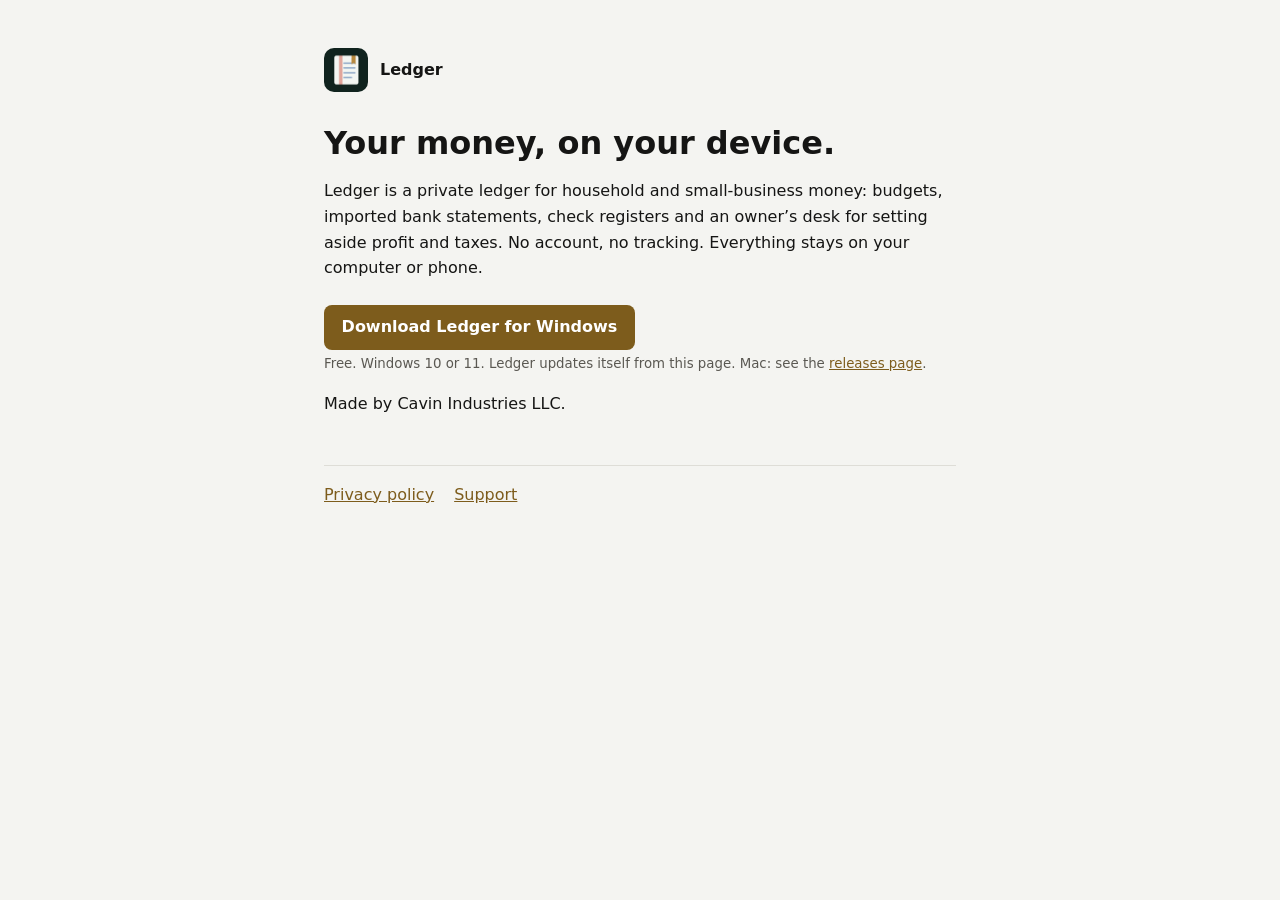
<file: index.html>
<!doctype html>
<html lang="en">
<head>
  <meta charset="utf-8">
  <meta name="viewport" content="width=device-width, initial-scale=1">
  <meta name="referrer" content="no-referrer">
  <title>Ledger</title>
  <meta name="description" content="A private ledger for household and small-business money. Your books stay on your device.">
  <link rel="stylesheet" href="style.css">
  <link rel="icon" href="icon.png">
</head>
<body>
<main>
  <header><img src="icon.png" alt=""><strong>Ledger</strong></header>
  <h1>Your money, on your device.</h1>
  <p>Ledger is a private ledger for household and small-business money: budgets, imported bank statements, check registers and an owner’s desk for setting aside profit and taxes. No account, no tracking. Everything stays on your computer or phone.</p>
  <p><a class="button" href="https://github.com/cavinindustriesllc/ledger-releases/releases/latest">Download Ledger for Windows</a><br><small>Free. Windows 10 or 11. Ledger updates itself from this page. Mac: see the <a href="https://github.com/cavinindustriesllc/ledger-releases/releases/latest">releases page</a>.</small></p>
  <p>Made by Cavin Industries LLC.</p>
  <nav><a href="privacy.html">Privacy policy</a><a href="support.html">Support</a></nav>
</main>
</body>
</html>
</file>
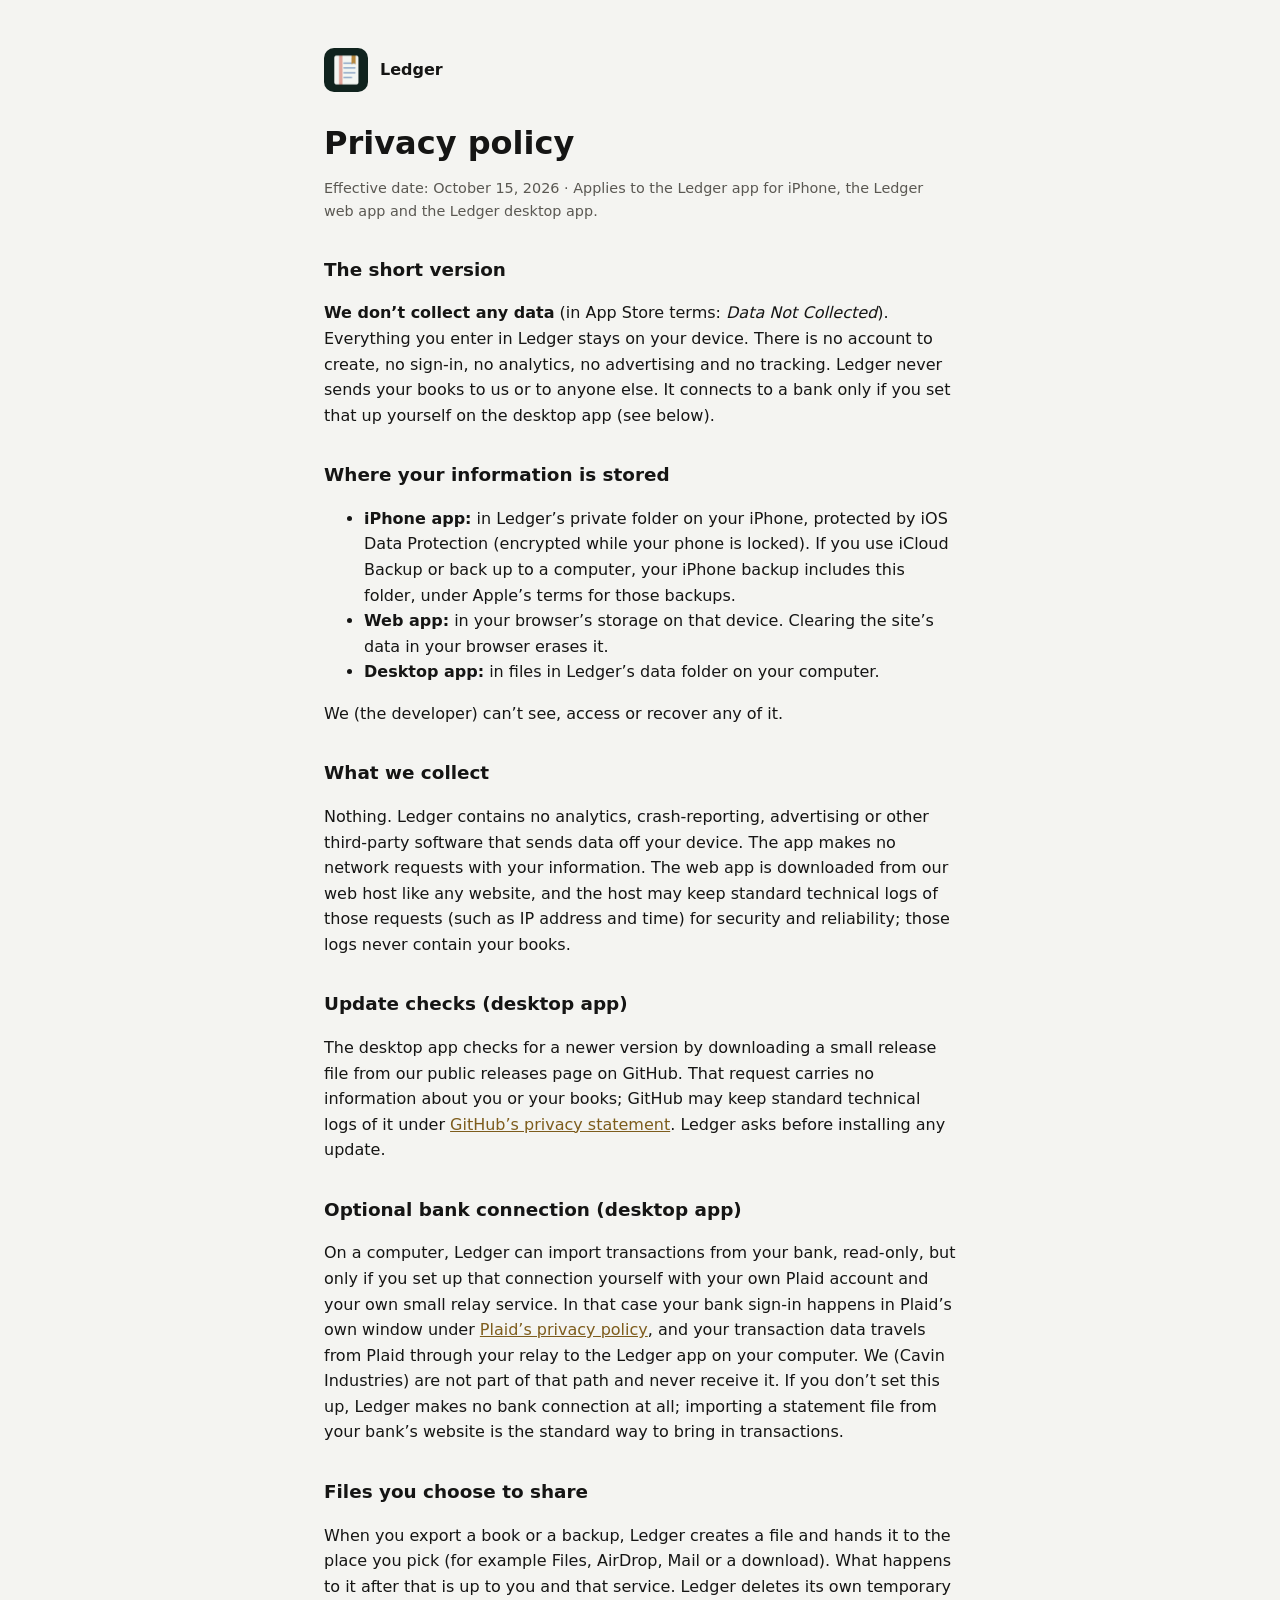
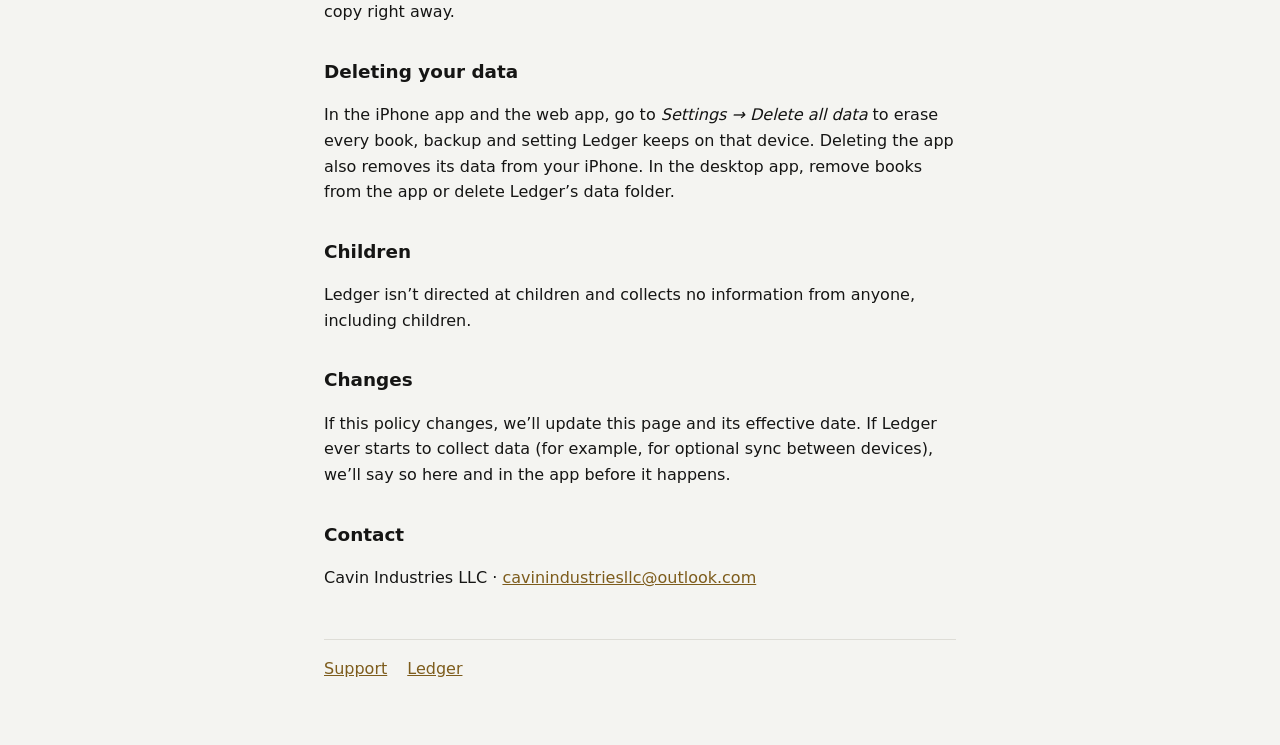
<file: privacy.html>
<!doctype html>
<html lang="en">
<head>
  <meta charset="utf-8">
  <meta name="viewport" content="width=device-width, initial-scale=1">
  <meta name="referrer" content="no-referrer">
  <title>Privacy policy · Ledger</title>
  <meta name="description" content="Ledger keeps your books on your device. We don't collect any data.">
  <link rel="stylesheet" href="style.css">
  <link rel="icon" href="icon.png">
</head>
<body>
<main>
  <header><img src="icon.png" alt=""><strong>Ledger</strong></header>
  <h1>Privacy policy</h1>
  <p class="muted">Effective date: October 15, 2026 · Applies to the Ledger app for iPhone, the Ledger web app and the Ledger desktop app.</p>

  <h2>The short version</h2>
  <p><strong>We don’t collect any data</strong> (in App Store terms: <em>Data Not Collected</em>). Everything you enter in Ledger stays on your device. There is no account to create, no sign-in, no analytics, no advertising and no tracking. Ledger never sends your books to us or to anyone else. It connects to a bank only if you set that up yourself on the desktop app (see below).</p>

  <h2>Where your information is stored</h2>
  <ul>
    <li><strong>iPhone app:</strong> in Ledger’s private folder on your iPhone, protected by iOS Data Protection (encrypted while your phone is locked). If you use iCloud Backup or back up to a computer, your iPhone backup includes this folder, under Apple’s terms for those backups.</li>
    <li><strong>Web app:</strong> in your browser’s storage on that device. Clearing the site’s data in your browser erases it.</li>
    <li><strong>Desktop app:</strong> in files in Ledger’s data folder on your computer.</li>
  </ul>
  <p>We (the developer) can’t see, access or recover any of it.</p>

  <h2>What we collect</h2>
  <p>Nothing. Ledger contains no analytics, crash-reporting, advertising or other third-party software that sends data off your device. The app makes no network requests with your information. The web app is downloaded from our web host like any website, and the host may keep standard technical logs of those requests (such as IP address and time) for security and reliability; those logs never contain your books.</p>
  <h2>Update checks (desktop app)</h2>
  <p>The desktop app checks for a newer version by downloading a small release file from our public releases page on GitHub. That request carries no information about you or your books; GitHub may keep standard technical logs of it under <a href="https://docs.github.com/site-policy/privacy-policies/github-general-privacy-statement">GitHub’s privacy statement</a>. Ledger asks before installing any update.</p>
  <h2>Optional bank connection (desktop app)</h2>
  <p>On a computer, Ledger can import transactions from your bank, read-only, but only if you set up that connection yourself with your own Plaid account and your own small relay service. In that case your bank sign-in happens in Plaid’s own window under <a href="https://plaid.com/legal/">Plaid’s privacy policy</a>, and your transaction data travels from Plaid through your relay to the Ledger app on your computer. We (Cavin Industries) are not part of that path and never receive it. If you don’t set this up, Ledger makes no bank connection at all; importing a statement file from your bank’s website is the standard way to bring in transactions.</p>

  <h2>Files you choose to share</h2>
  <p>When you export a book or a backup, Ledger creates a file and hands it to the place you pick (for example Files, AirDrop, Mail or a download). What happens to it after that is up to you and that service. Ledger deletes its own temporary copy right away.</p>

  <h2>Deleting your data</h2>
  <p>In the iPhone app and the web app, go to <em>Settings → Delete all data</em> to erase every book, backup and setting Ledger keeps on that device. Deleting the app also removes its data from your iPhone. In the desktop app, remove books from the app or delete Ledger’s data folder.</p>

  <h2>Children</h2>
  <p>Ledger isn’t directed at children and collects no information from anyone, including children.</p>

  <h2>Changes</h2>
  <p>If this policy changes, we’ll update this page and its effective date. If Ledger ever starts to collect data (for example, for optional sync between devices), we’ll say so here and in the app before it happens.</p>

  <h2>Contact</h2>
  <p>Cavin Industries LLC · <a href="mailto:cavinindustriesllc@outlook.com">cavinindustriesllc@outlook.com</a></p>

  <nav><a href="support.html">Support</a><a href="index.html">Ledger</a></nav>
</main>
</body>
</html>
</file>
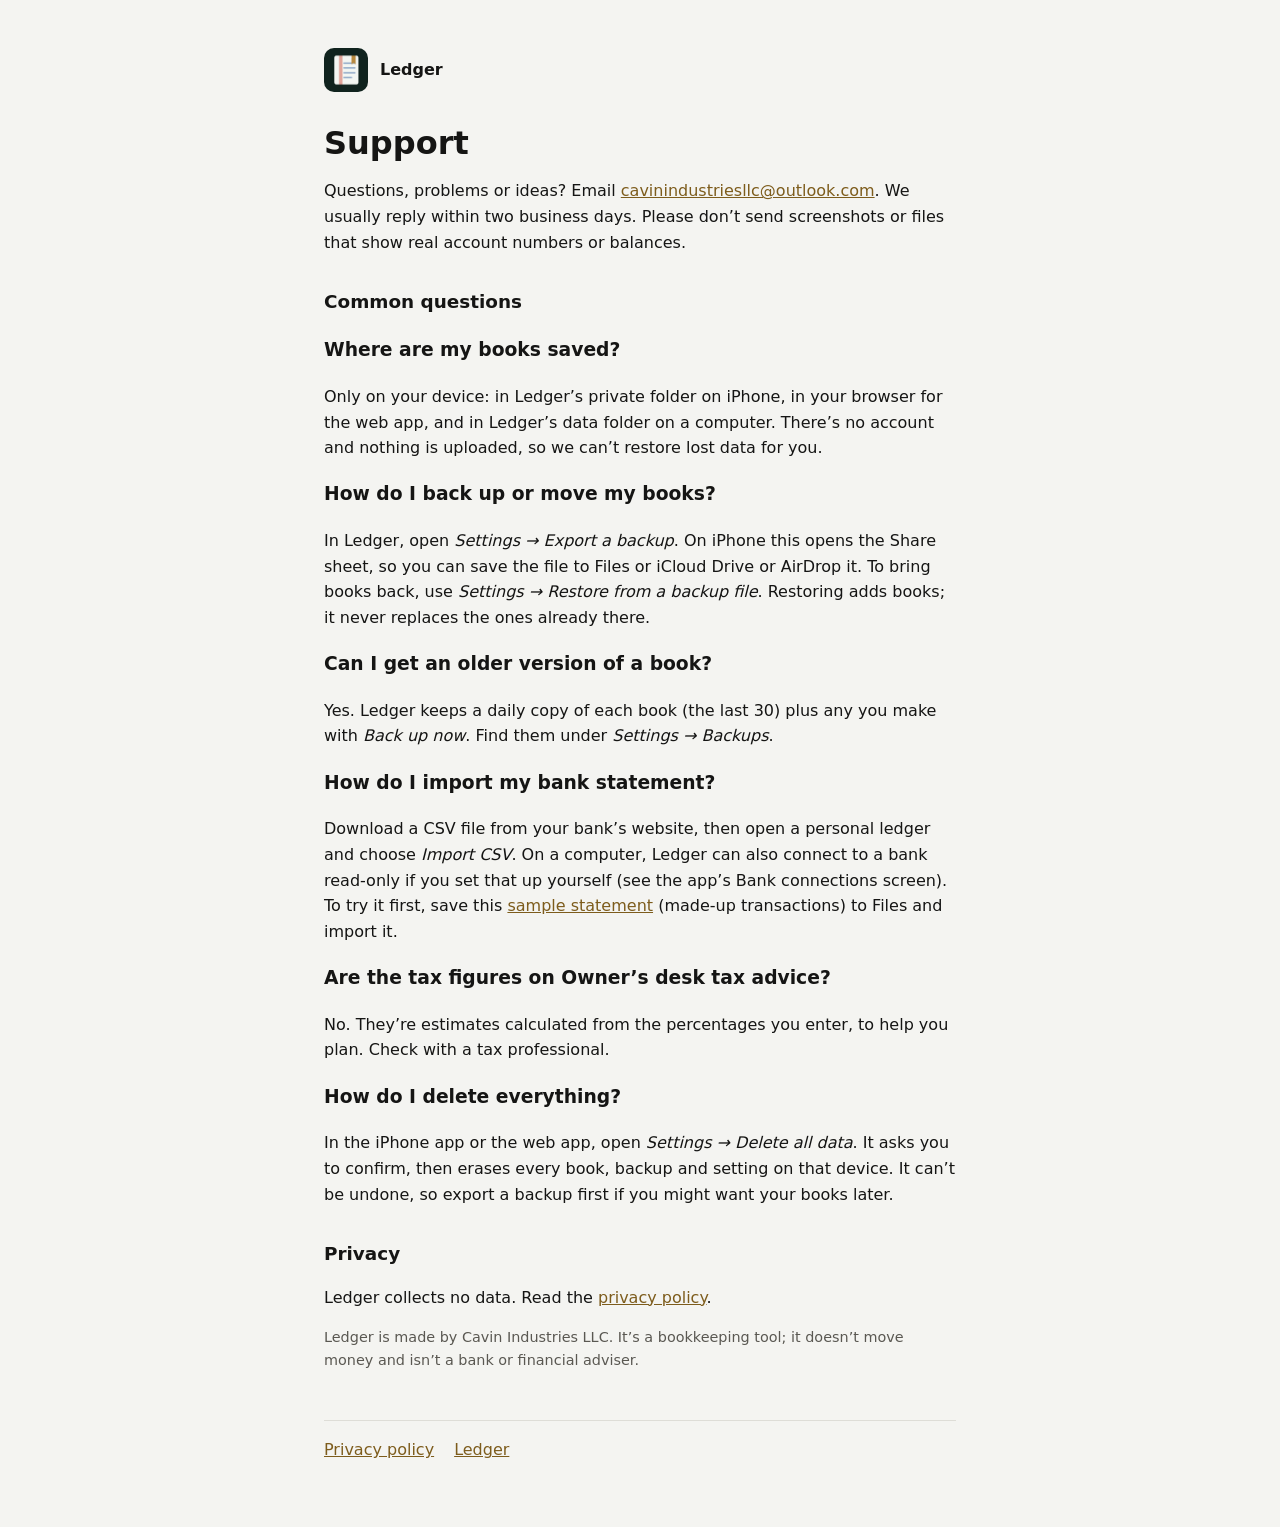
<file: support.html>
<!doctype html>
<html lang="en">
<head>
  <meta charset="utf-8">
  <meta name="viewport" content="width=device-width, initial-scale=1">
  <meta name="referrer" content="no-referrer">
  <title>Support · Ledger</title>
  <meta name="description" content="Help with Ledger, the private bookkeeping app that keeps your books on your device.">
  <link rel="stylesheet" href="style.css">
  <link rel="icon" href="icon.png">
</head>
<body>
<main>
  <header><img src="icon.png" alt=""><strong>Ledger</strong></header>
  <h1>Support</h1>
  <p>Questions, problems or ideas? Email <a href="mailto:cavinindustriesllc@outlook.com">cavinindustriesllc@outlook.com</a>. We usually reply within two business days. Please don’t send screenshots or files that show real account numbers or balances.</p>

  <h2>Common questions</h2>
  <h3>Where are my books saved?</h3>
  <p>Only on your device: in Ledger’s private folder on iPhone, in your browser for the web app, and in Ledger’s data folder on a computer. There’s no account and nothing is uploaded, so we can’t restore lost data for you.</p>

  <h3>How do I back up or move my books?</h3>
  <p>In Ledger, open <em>Settings → Export a backup</em>. On iPhone this opens the Share sheet, so you can save the file to Files or iCloud Drive or AirDrop it. To bring books back, use <em>Settings → Restore from a backup file</em>. Restoring adds books; it never replaces the ones already there.</p>

  <h3>Can I get an older version of a book?</h3>
  <p>Yes. Ledger keeps a daily copy of each book (the last 30) plus any you make with <em>Back up now</em>. Find them under <em>Settings → Backups</em>.</p>

  <h3>How do I import my bank statement?</h3>
  <p>Download a CSV file from your bank’s website, then open a personal ledger and choose <em>Import CSV</em>. On a computer, Ledger can also connect to a bank read-only if you set that up yourself (see the app’s Bank connections screen). To try it first, save this <a href="sample-bank.csv" download>sample statement</a> (made-up transactions) to Files and import it.</p>

  <h3>Are the tax figures on Owner’s desk tax advice?</h3>
  <p>No. They’re estimates calculated from the percentages you enter, to help you plan. Check with a tax professional.</p>

  <h3>How do I delete everything?</h3>
  <p>In the iPhone app or the web app, open <em>Settings → Delete all data</em>. It asks you to confirm, then erases every book, backup and setting on that device. It can’t be undone, so export a backup first if you might want your books later.</p>

  <h2>Privacy</h2>
  <p>Ledger collects no data. Read the <a href="privacy.html">privacy policy</a>.</p>

  <p class="muted">Ledger is made by Cavin Industries LLC. It’s a bookkeeping tool; it doesn’t move money and isn’t a bank or financial adviser.</p>

  <nav><a href="privacy.html">Privacy policy</a><a href="index.html">Ledger</a></nav>
</main>
</body>
</html>
</file>
<file: style.css>
:root { color-scheme: light dark; --bg: #f4f4f1; --ink: #151514; --muted: #5a5852; --line: #deddd7; --accent: #7d5c1c; }
@media (prefers-color-scheme: dark) { :root { --bg: #0c0c0d; --ink: #eceae4; --muted: #a6a39b; --line: #2a2a2d; --accent: #d9b46a; } }
* { box-sizing: border-box; }
body { margin: 0; background: var(--bg); color: var(--ink); font: 16px/1.6 -apple-system, BlinkMacSystemFont, "Segoe UI", system-ui, sans-serif; }
main { max-width: 42rem; margin: 0 auto; padding: 3rem 1.25rem 4rem; }
header { display: flex; align-items: center; gap: .75rem; margin-bottom: 2rem; }
header img { width: 44px; height: 44px; border-radius: 10px; }
h1 { font-size: 2rem; line-height: 1.2; margin: 0 0 .25rem; }
h2 { font-size: 1.15rem; margin: 2rem 0 .5rem; }
p, li { color: var(--ink); }
.muted { color: var(--muted); font-size: .9rem; }
a { color: var(--accent); }
nav { margin-top: 3rem; padding-top: 1rem; border-top: 1px solid var(--line); display: flex; gap: 1.25rem; flex-wrap: wrap; }
.pending { border: 1px dashed var(--accent); padding: .75rem 1rem; border-radius: 8px; font-size: .9rem; }
a.button { display: inline-block; margin-top: 0.5rem; padding: 0.6rem 1.1rem; border-radius: 8px; background: var(--accent); color: #fff; font-weight: 600; text-decoration: none; }
small { color: var(--muted, #666); }
</file>
